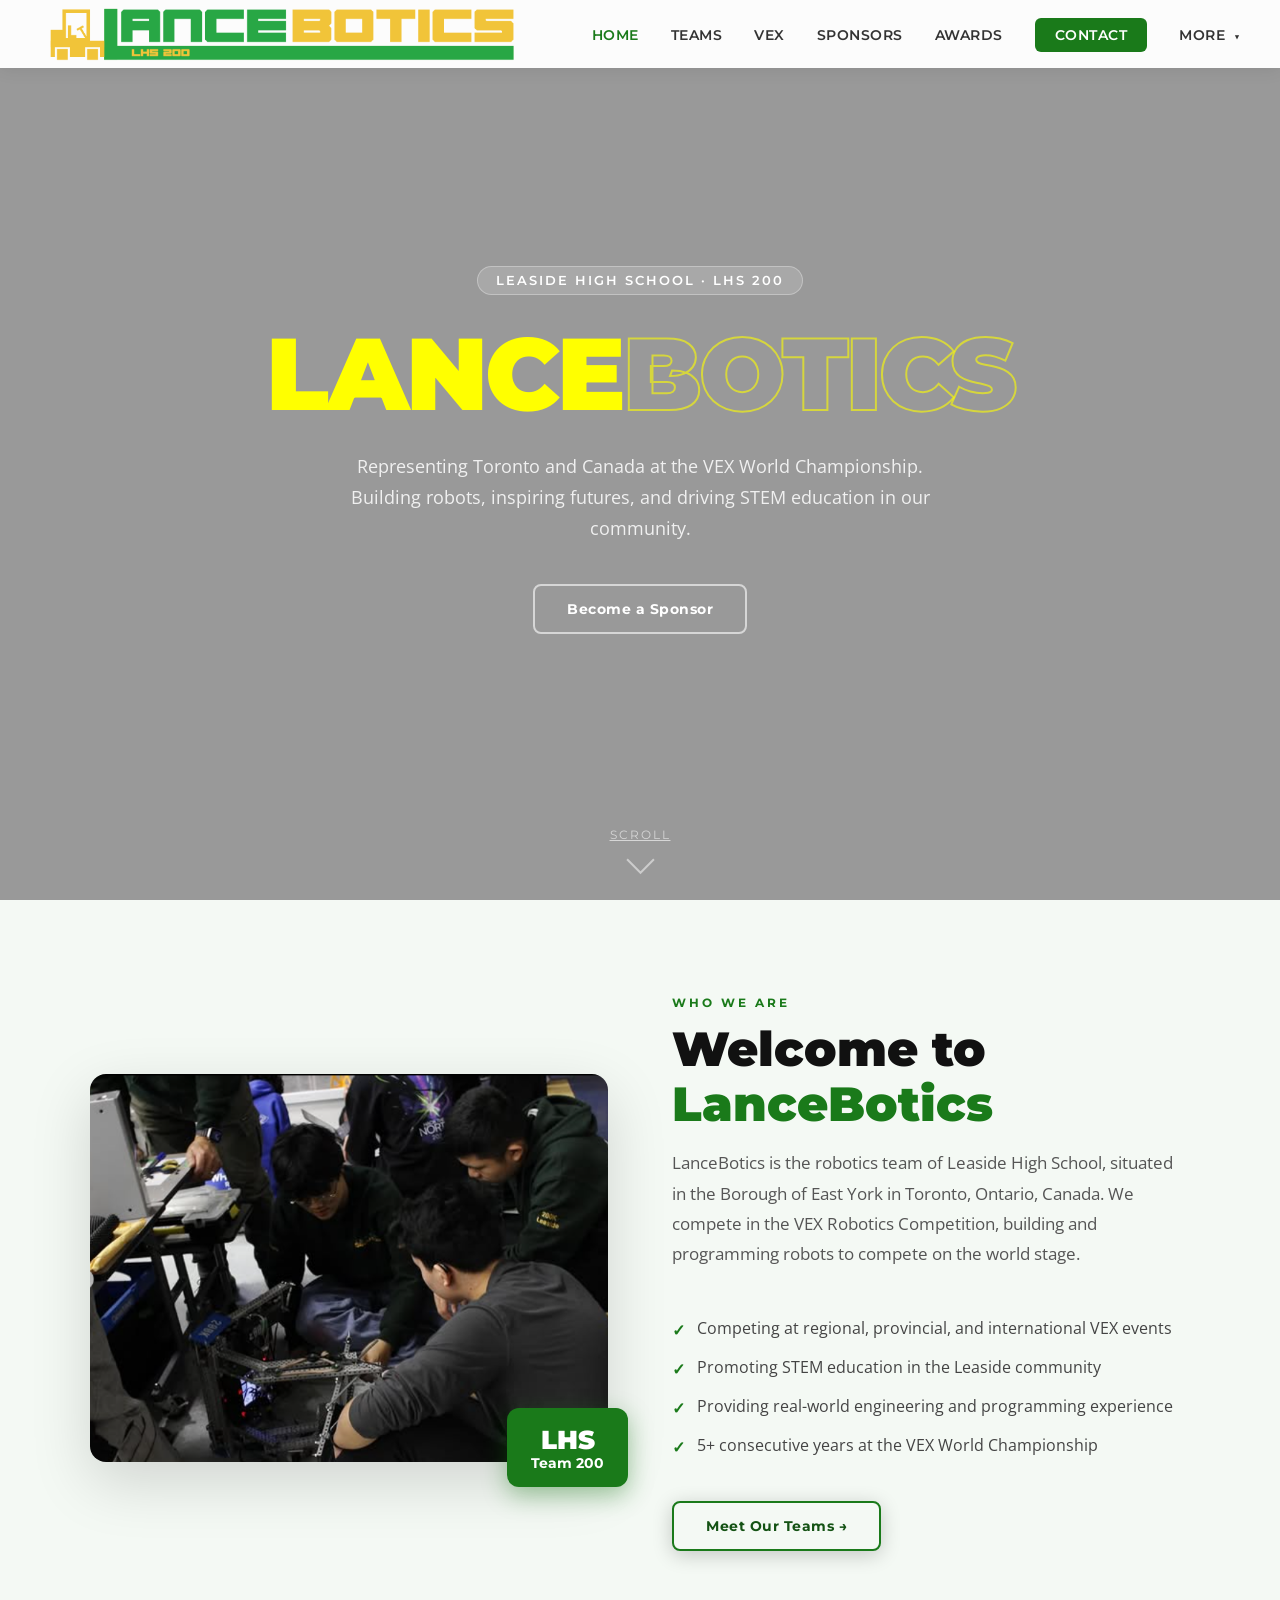
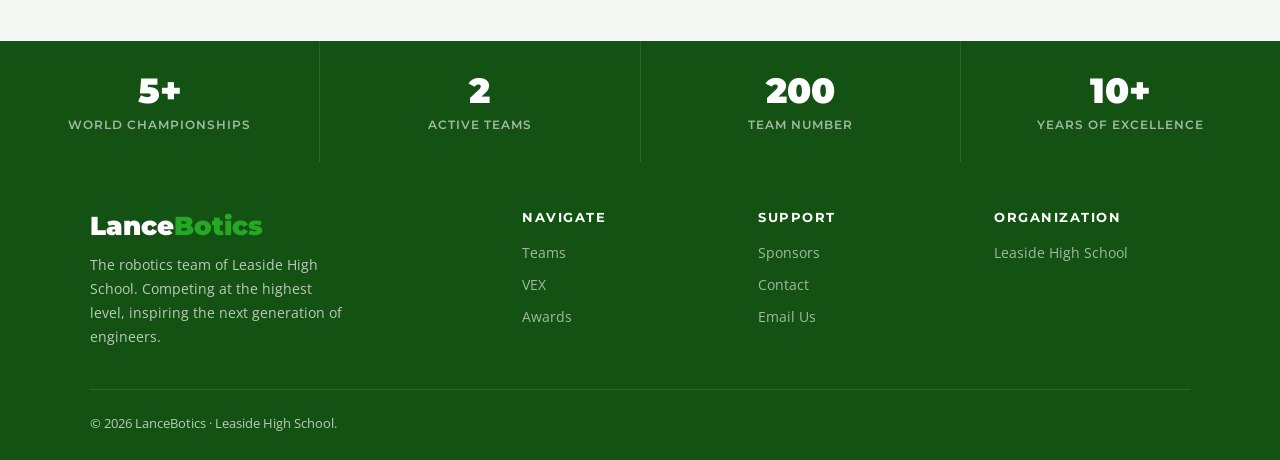
<file: index.html>
<!DOCTYPE html>
<html lang="en">
<head>
  <meta charset="UTF-8" />
  <meta name="viewport" content="width=device-width, initial-scale=1.0"/>
  <title>Home | LanceBotics</title>
  <link rel="icon" type="image/png" href="media/logos/LanceBotics/LBIcon.png">
  <link href="https://fonts.googleapis.com/css2?family=Montserrat:wght@400;600;700;900&family=Open+Sans:wght@400;600&display=swap" rel="stylesheet"/>
  <link rel="stylesheet" href="style.css" />
</head>

<body>
<!-- git add .
git commit -m "Describe what you built or changed here"
git push origin VTest
-->

  <header>

    <!-- NAV -->
    <nav>
      <a href="index.html" class="nav-logo">

        <img src="media/logos/LanceBotics/LBLong.png" alt="LanceBotics Logo">
      <ul class="nav-links">



        <li><a href="index.html" class="active">Home</a></li>
        <li><a href="html/teams.html">Teams</a></li>
        <li><a href="html/vex.html">VEX</a></li>
        <li><a href="html/sponsors.html">Sponsors</a></li>
        <li><a href="html/Awards.html">Awards</a></li>
        <li><a href="html/contact.html" class="nav-cta">Contact</a></li>

        <li class="dropdown">
          <a href="#" class="nav-link">
            More <span class="arrow">▼</span>
          </a>
          <ul class="dropdown-content">
            <li><a href="html/AA.html">Archives</a></li>
          </ul>
        </li> 
      
      </ul>
    </nav>

        
    <div class="video-background-container">
      <!-- The Video element -->
      <video autoplay loop muted playsinline class="background-video">
        <source src="media/" type="video/mp4">
        Your browser does not support the video tag.
      </video>

      <!-- Content that goes on top -->
      <div class="content-overlay">
        <div class="hero-badge">Leaside High School · LHS 200</div>
        <h1 class="hero-title">Lance<span>Botics</span></h1>
        <p class="hero-sub">
          Representing Toronto and Canada at the VEX World Championship. Building robots, inspiring futures, and driving STEM education in our community.
        </p>
        <div class="hero-buttons">

          <a href="html/sponsors.html" class="btn-outline">Become a Sponsor</a>
          
        </div>
        <a href="#about" class="hero-scroll">
        <span>Scroll</span>
        <div class="scroll-arrow"></div>
      </a>
      </div>
    </div>
    
  </header>





<!-- ABOUT -->
<section id="about">
  <div class="section-inner">
    <div class="about-grid">
      <div class="about-image-wrap">
        <img src="media/Screenshot 2026-05-28 155803.png" alt="LanceBotics Team">
        <div class="about-image-badge">
          <strong>LHS</strong>
          Team 200
        </div>
      </div>

      <div>
        <span class="section-tag">Who We Are</span>

        <h2 class="section-title">Welcome to <span>LanceBotics</span></h2>

        <p class="section-desc">
          LanceBotics is the robotics team of Leaside High School, situated in the Borough of East York in Toronto, Ontario, Canada. We compete in the VEX Robotics Competition, building and programming robots to compete on the world stage.
        </p>

        <ul class="check-list">
          <li>Competing at regional, provincial, and international VEX events</li>
          <li>Promoting STEM education in the Leaside community</li>
          <li>Providing real-world engineering and programming experience</li>
          <li>5+ consecutive years at the VEX World Championship</li>
        </ul>

        <a href="/html/teams.html" class="btn-primary" style="margin-top:28px; display:inline-block; color: var(--green-dark); background: var(--off-white); border: 2px solid var(--green);">
          Meet Our Teams →
        </a>
      </div>
    </div>
  </div>
</section>

<!-- STATS BAR -->
<div class="stats-bar" id="stats">
  <div class="stat-item">
    <strong class="stat-number">5+</strong>
    <span class="stat-label">World Championships</span>
  </div>

  <div class="stat-item">
    <strong class="stat-number">2</strong>
    <span class="stat-label">Active Teams</span>
  </div>

  <div class="stat-item">
    <strong class="stat-number">200</strong>
    <span class="stat-label">Team Number</span>
  </div>

  
  <div class="stat-item">
    <strong class="stat-number">10+</strong>
    <span class="stat-label">Years of Excellence</span>
  </div>
</div>

<!-- FOOTER -->
<footer>
  <div class="footer-inner">
    <div class="footer-grid">
      <div class="footer-brand">
        <h2>Lance<span>Botics</span></h2>
        <p>The robotics team of Leaside High School. Competing at the highest level, inspiring the next generation of engineers.</p>
      </div>

      <div class="footer-col">
        <h4>Navigate</h4>
        <ul>

          <li><a href="html/teams.html">Teams</a></li>
          <li><a href="html/vex.html">VEX</a></li>
             <li><a href="html/Awards.html">Awards</a></li>
        </ul>
      </div>

      <div class="footer-col">
        <h4>Support</h4>
        <ul>
          <li><a href="html/sponsors.html">Sponsors</a></li>
          <li><a href="html/contact.html">Contact</a></li>
          <li><a href="mailto:LanceBotics@gmail.com">Email Us</a></li>
        </ul>
      </div>

      <div class="footer-col">
        <h4>Organization</h4>
        <ul>
          <li><a href="https://schoolweb.tdsb.on.ca/leasidehs" target="_blank" rel="noopener noreferrer">Leaside High School</a></li>
         
        </ul>
      </div>
    </div>

    <div class="footer-bottom">
      
      
      <span>
        © 2026 LanceBotics · Leaside High School. </span>
    </div>
  </div>
</footer>
<script src="script.js"></script>
</body>
</html>
</file>
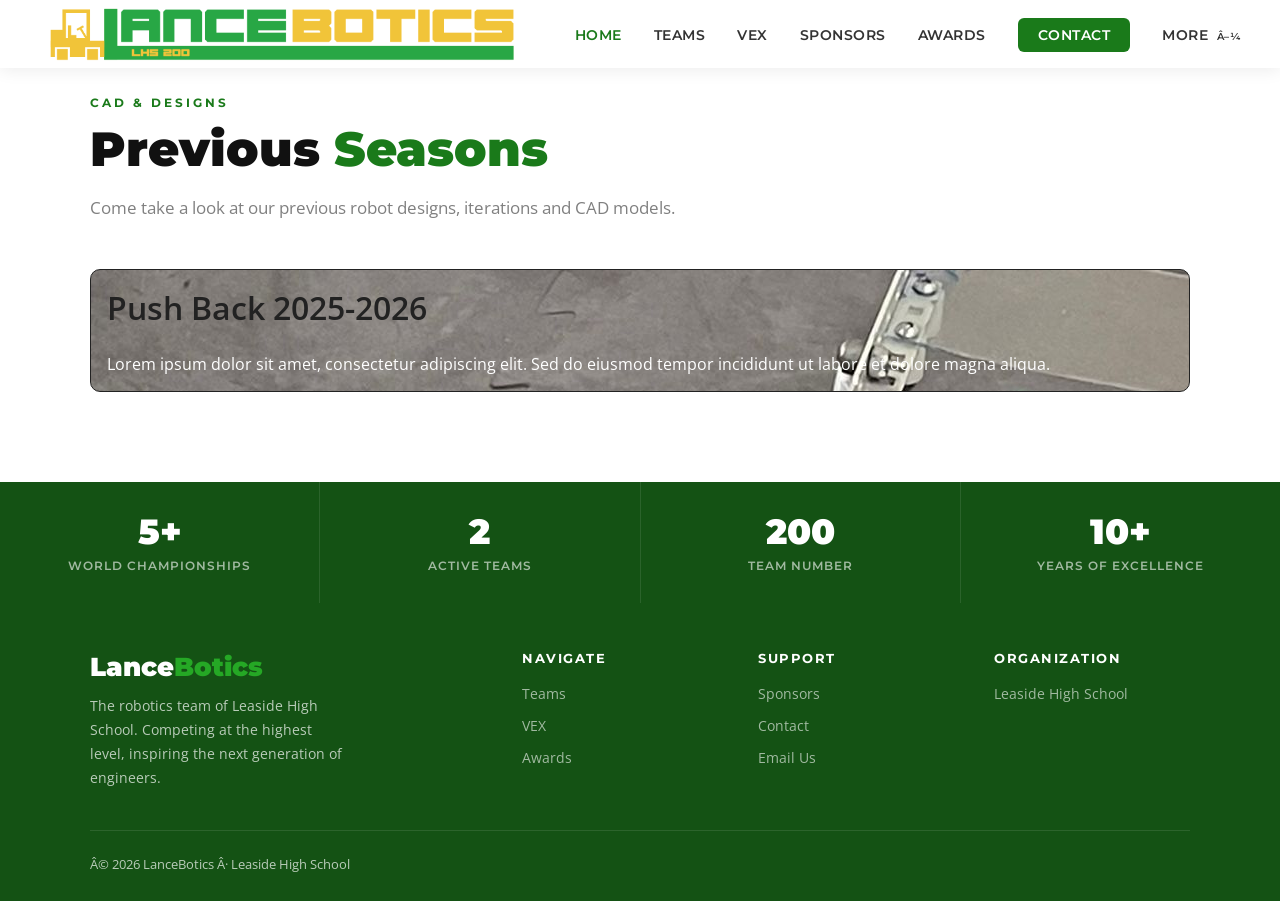
<file: Html/AA.html>
<!DOCTYPE html>
<html lang ="en">

<head>
    <meta charset="UTC-8" />
    <meta name="viewport" content="width=device-width, initial-scale=1.0"/>
    <title>History | LanceBotics</title>
    <link rel="icon" type="image/png" href="../Media/logos/LanceBotics/LBIcon.png">
    <link href="https://fonts.googleapis.com/css2?family=Montserrat:wght@400;600;700;900&family=Open+Sans:wght@400;600&display=swap" rel="stylesheet"/>
    <link rel="stylesheet" href="../teststyles.css" />
    <link rel="stylesheet" href="../style.css">
</head>


<body>
    <!-- NAV -->
  <nav>
    <a href="../index.html" class="nav-logo">

      <img src="../media/logos/LanceBotics/LBLong.png" alt="LanceBotics Logo">
    </span></a>
    <ul class="nav-links">



      <li><a href="../index.html" class="active">Home</a></li>
      <li><a href="teams.html">Teams</a></li>
      <li><a href="vex.html">VEX</a></li>
      <li><a href="sponsors.html">Sponsors</a></li>
      <li><a href="Awards.html">Awards</a></li>
      <li><a href="contact.html" class="nav-cta">Contact</a></li>

      <li class="dropdown">
        <a href="#" class="nav-link">
          More <span class="arrow">▼</span>
        </a>
        <ul class="dropdown-content">
          <li><a href="History.html">History</a></li>
          <li><a href="AA.html">Archives</a></li>
          <li><a href="SeasonCompetition.html">Current Season</a></li>
          <li><a href="RobotDesigns.html">TEST FISHER FRIER </a></li>
        </ul>
      </li> 
    
    </ul>
  </nav>


    <section class="section">
      <div class="section-inner">
        <span class="section-tag">CAD & Designs</span>
        <h2 class="section-title">Previous <span>Seasons</span></h2>
        <p class="previous-season-desc2">
          Come take a look at our previous robot designs, iterations and CAD models.
        </p>
        <br>
        
  

      <a href="PreviousSeasons/PushBack2025-2026.html" class="clickable-wrapper">
        <div class="fish-container">
          <h2 class="previous-season-title">Push Back 2025-2026</h2>
          <p class="rb">Lorem ipsum dolor sit amet, consectetur adipiscing elit. Sed do eiusmod tempor incididunt ut labore et dolore magna aliqua.</p>
        </div>
      </a>

        

    </section>
   

































  <!-- STATS BAR -->
  <div class="stats-bar" id="stats">
    <div class="stat-item">
      <strong class="stat-number">5+</strong>
      <span class="stat-label">World Championships</span>
    </div>

    <div class="stat-item">
      <strong class="stat-number">2</strong>
      <span class="stat-label">Active Teams</span>
    </div>

    <div class="stat-item">
      <strong class="stat-number">200</strong>
      <span class="stat-label">Team Number</span>
    </div>

    <div class="stat-item">
      <strong class="stat-number">10+</strong>
      <span class="stat-label">Years of Excellence</span>
    </div>
  </div>


  <!-- FOOTER -->
  <footer>
    <div class="footer-inner">
      <div class="footer-grid">
        <div class="footer-brand">
          <h2>Lance<span>Botics</span></h2>
          <p>The robotics team of Leaside High School. Competing at the highest level, inspiring the next generation of engineers.</p>
        </div>
        <div class="footer-col">
          <h4>Navigate</h4>
          <ul>
      
            <li><a href="teams.html">Teams</a></li>
            <li><a href="vex.html">VEX</a></li>
              <li><a href="Awards.html">Awards</a></li>
          
          </ul>
        </div>
        <div class="footer-col">
          <h4>Support</h4>
          <ul>
            <li><a href="sponsors.html">Sponsors</a></li>
            <li><a href="contact.html">Contact</a></li>
            <li><a href="mailto:LanceBotics@gmail.com">Email Us</a></li>
          </ul>
        </div>
        <div class="footer-col">
          <h4>Organization</h4>
          <ul>
            <li><a href="https://schoolweb.tdsb.on.ca/leasidehs" target="_blank">Leaside High School</a></li>
          </ul>
        </div>
      </div>
      <div class="footer-bottom">
        <span>© 2026 LanceBotics · Leaside High School</span>
      
      </div>
    </div>
  </footer>








</body>
<script src="../script.js"></script>
</html>
</file>
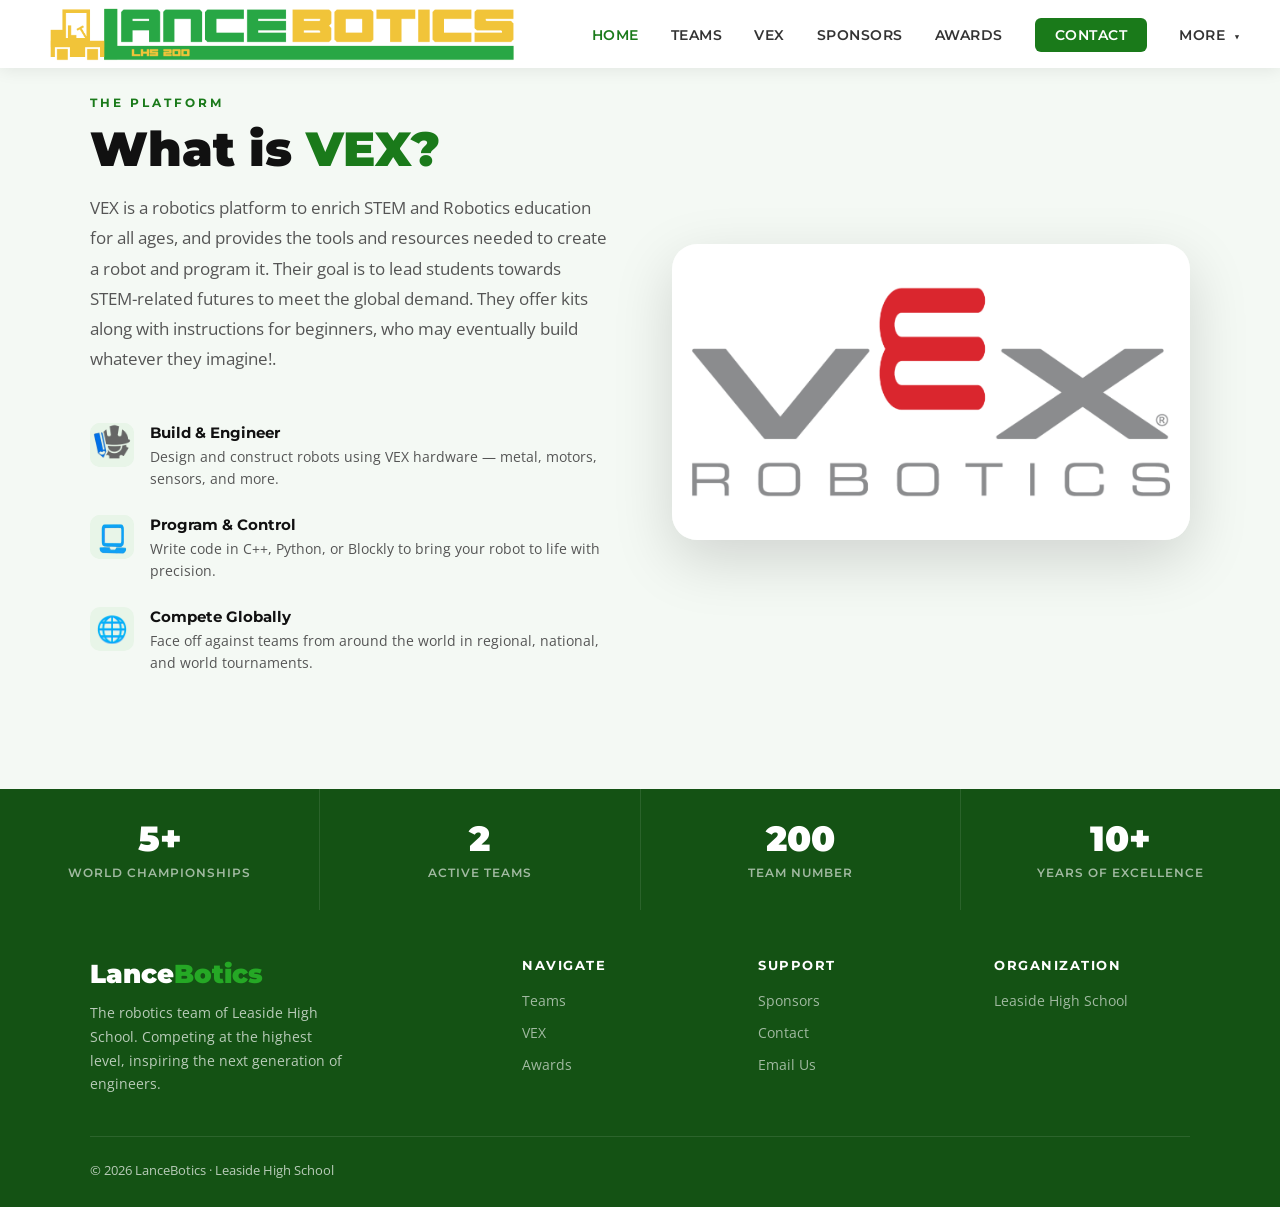
<file: Html/vex.html>
<!DOCTYPE html>
<html lang="en">
<head>
  <meta charset="UTF-8" />
  <meta name="viewport" content="width=device-width, initial-scale=1.0"/>
  <title>VEX | LanceBotics</title>
     <link rel="icon" type="image/png" href="../media/logos/LanceBotics/LBIcon.png">
  <link href="https://fonts.googleapis.com/css2?family=Montserrat:wght@400;600;700;900&family=Open+Sans:wght@400;600&display=swap" rel="stylesheet"/>
  <link rel="stylesheet" href="../style.css" />
</head>
<body>

<!-- NAV -->
<nav>
  <a href="../index.html" class="nav-logo">

    <img src="../media/logos/LanceBotics/LBLong.png" alt="LanceBotics Logo">
  </span></a>
  <ul class="nav-links">



    <li><a href="../index.html" class="active">Home</a></li>
    <li><a href="teams.html">Teams</a></li>
    <li><a href="vex.html">VEX</a></li>
    <li><a href="sponsors.html">Sponsors</a></li>
    <li><a href="Awards.html">Awards</a></li>
    <li><a href="contact.html" class="nav-cta">Contact</a></li>

    <li class="dropdown">
      <a href="#" class="nav-link">
        More <span class="arrow">▼</span>
      </a>
      <ul class="dropdown-content">
        <li><a href="History.html">History</a></li>
        <li><a href="AA.html">Archives</a></li>
        <li><a href="SeasonCompetition.html">Current Season</a></li>
      </ul>
    </li> 
   
  </ul>
</nav>

<!-- VEX -->
<section id="vex">
  <div class="section-inner">
    <div class="vex-grid">
      <div>
        <span class="section-tag">The Platform</span>
        <h2 class="section-title">What is <span>VEX?</span></h2>

        
        <p class="section-desc">
          VEX is a robotics platform to enrich STEM and Robotics education for all ages, 
          and provides the tools and resources needed to create a robot and program it. 
          Their goal is to lead students towards STEM-related futures to meet the global demand.
           They offer kits along with instructions for beginners,
            who may eventually build whatever they imagine!.
          </p>


        <ul class="feature-list">
          <li>
            <div class="feature-icon"><img src="../media/logos/engine.png" alt=""></div>
            <div class="feature-text">
              <h4>Build & Engineer</h4>
              <p>Design and construct robots using VEX hardware — metal, motors, sensors, and more.</p>
            </div>
          </li>
          <li>
            <div class="feature-icon"><img src="../media/logos/laptop.png" alt=""></div>
            <div class="feature-text">
              <h4>Program & Control</h4>
              <p>Write code in C++, Python, or Blockly to bring your robot to life with precision.</p>
            </div>
          </li>
          <li>
            <div class="feature-icon">🌐</div>
            <div class="feature-text">
              <h4>Compete Globally</h4>
              <p>Face off against teams from around the world in regional, national, and world tournaments.</p>
            </div>
          </li>
        </ul>
      </div>


        

         <a href="https://www.vexrobotics.com/" class="VEX_IMAGE" target="_blank" rel="noopener noreferrer"> <img src="../VEX.png" alt="VEX Robot"/></a>



        </div>
      </div>
    </div>
  </div>
</section>



<!-- STATS BAR -->
<div class="stats-bar" id="stats">
  <div class="stat-item">
    <strong class="stat-number">5+</strong>
    <span class="stat-label">World Championships</span>
  </div>

  <div class="stat-item">
    <strong class="stat-number">2</strong>
    <span class="stat-label">Active Teams</span>
  </div>

  <div class="stat-item">
    <strong class="stat-number">200</strong>
    <span class="stat-label">Team Number</span>
  </div>

  <div class="stat-item">
    <strong class="stat-number">10+</strong>
    <span class="stat-label">Years of Excellence</span>
  </div>
</div>

<!-- FOOTER -->
<footer>
  <div class="footer-inner">
    <div class="footer-grid">
      <div class="footer-brand">
        <h2>Lance<span>Botics</span></h2>
        <p>The robotics team of Leaside High School. Competing at the highest level, inspiring the next generation of engineers.</p>
      </div>
      <div class="footer-col">
        <h4>Navigate</h4>
        <ul>
          <li><a href="teams.html">Teams</a></li>
          <li><a href="vex.html">VEX</a></li>
          <li><a href="Awards.html">Awards</a></li>

        </ul>
      </div>
      <div class="footer-col">
        <h4>Support</h4>
        <ul>
          <li><a href="sponsors.html">Sponsors</a></li>
          <li><a href="contact.html">Contact</a></li>
          <li><a href="mailto:LanceBotics@gmail.com">Email Us</a></li>
        </ul>
      </div>
      <div class="footer-col">
        <h4>Organization</h4>
        <ul>
         <li><a href="https://schoolweb.tdsb.on.ca/leasidehs" target="_blank">Leaside High School</a></li>
        </ul>
      </div>
    </div>
    <div class="footer-bottom">
      <span>© 2026 LanceBotics · Leaside High School</span>
    
    </div>
  </div>
</footer>
<script src="../script.js"></script>
</body>
</html>
</file>
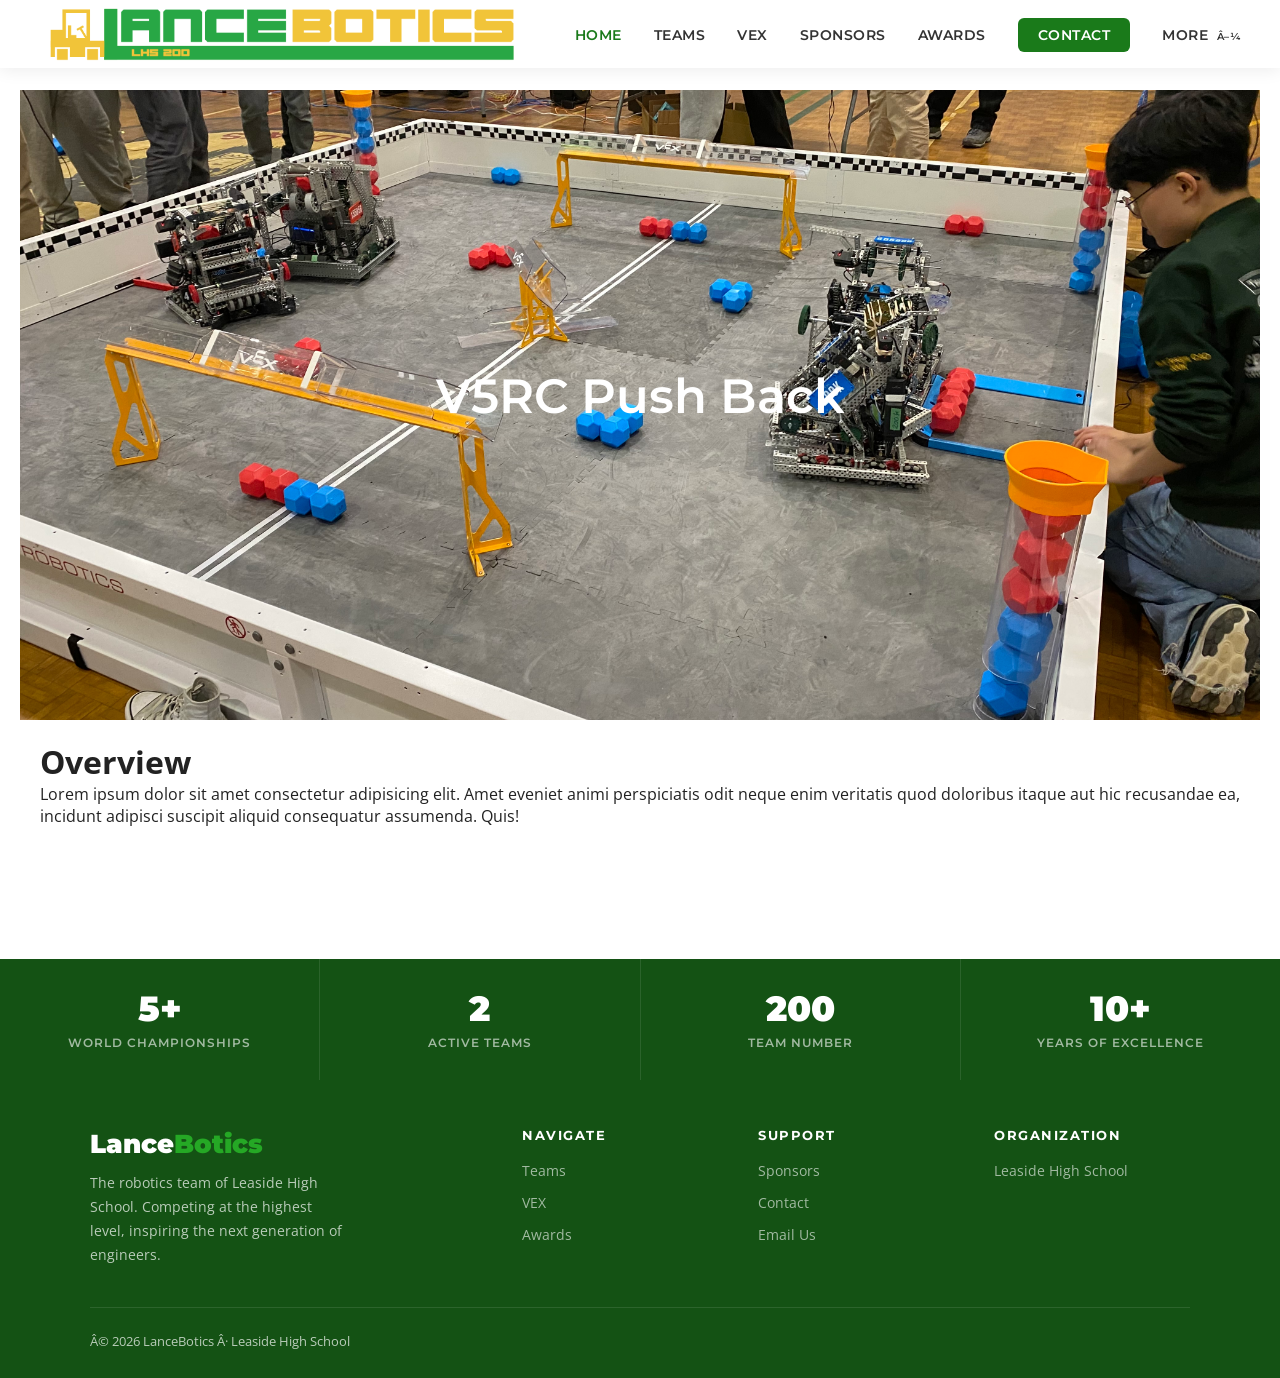
<file: Html/PreviousSeasons/PushBack2025-2026.html>
<!DOCTYPE html>
<html lang ="en">

<head>
    <meta charset="UTC-8" />
    <meta name="viewport" content="width=device-width, initial-scale=1.0"/>
    <title>Push Back 2025-2026 | LanceBotics</title>
    <link rel="icon" type="image/png" href="../../Media/logos/LanceBotics/LBIcon.png">
    <link href="https://fonts.googleapis.com/css2?family=Montserrat:wght@400;600;700;900&family=Open+Sans:wght@400;600&display=swap" rel="stylesheet"/>
    <link rel="stylesheet" href="../../teststyles.css" />
    <link rel="stylesheet" href="../../style.css">
</head>

<body>
    <!-- NAV -->
  <nav>
    <a href="../../index.html" class="nav-logo">

      <img src="../../media/logos/LanceBotics/LBLong.png" alt="LanceBotics Logo">
    </span></a>
    <ul class="nav-links">



      <li><a href="../../index.html" class="active">Home</a></li>
      <li><a href="../teams.html">Teams</a></li>
      <li><a href="../vex.html">VEX</a></li>
      <li><a href="../sponsors.html">Sponsors</a></li>
      <li><a href="../Awards.html">Awards</a></li>
      <li><a href="../contact.html" class="nav-cta">Contact</a></li>

      <li class="dropdown">
        <a href="#" class="nav-link">
          More <span class="arrow">▼</span>
        </a>
        <ul class="dropdown-content">
          <li><a href="../History.html">History</a></li>
          <li><a href="../AA.html">Archives</a></li>
          <li><a href="../SeasonCompetition.html">Current Season</a></li>
          <li><a href="RobotDesigns.html">TEST FISHER FRIER </a></li>
        </ul>
      </li> 
    
    </ul>
  </nav>


  <section>
    

    
       
        <div class = "push-back-title">
          <h2 class="section-title2">V5RC Push Back</h2>
        </div>

        <div class="push-back-info-container">
          <h3 class="pb-heading">Overview</h3>
          <p class="pb-para">Lorem ipsum dolor sit amet consectetur adipisicing elit. Amet eveniet animi perspiciatis odit neque enim veritatis quod doloribus itaque aut hic recusandae ea, incidunt adipisci suscipit aliquid consequatur assumenda. Quis!<p>

        </div>
       
        <br>


  </section>


  
  <!-- STATS BAR -->
  <div class="stats-bar" id="stats">
    <div class="stat-item">
      <strong class="stat-number">5+</strong>
      <span class="stat-label">World Championships</span>
    </div>

    <div class="stat-item">
      <strong class="stat-number">2</strong>
      <span class="stat-label">Active Teams</span>
    </div>

    <div class="stat-item">
      <strong class="stat-number">200</strong>
      <span class="stat-label">Team Number</span>
    </div>

    <div class="stat-item">
      <strong class="stat-number">10+</strong>
      <span class="stat-label">Years of Excellence</span>
    </div>
  </div>



  












<!-- FOOTER -->
<footer>
  <div class="footer-inner">
    <div class="footer-grid">
      <div class="footer-brand">
        <h2>Lance<span>Botics</span></h2>
        <p>The robotics team of Leaside High School. Competing at the highest level, inspiring the next generation of engineers.</p>
      </div>
      <div class="footer-col">
        <h4>Navigate</h4>
        <ul>
    
          <li><a href="teams.html">Teams</a></li>
          <li><a href="vex.html">VEX</a></li>
            <li><a href="Awards.html">Awards</a></li>
        
        </ul>
      </div>
      <div class="footer-col">
        <h4>Support</h4>
        <ul>
          <li><a href="sponsors.html">Sponsors</a></li>
          <li><a href="contact.html">Contact</a></li>
          <li><a href="mailto:LanceBotics@gmail.com">Email Us</a></li>
        </ul>
      </div>
      <div class="footer-col">
        <h4>Organization</h4>
        <ul>
          <li><a href="https://schoolweb.tdsb.on.ca/leasidehs" target="_blank">Leaside High School</a></li>
        </ul>
      </div>
    </div>
    <div class="footer-bottom">
      <span>© 2026 LanceBotics · Leaside High School</span>
    
    </div>
  </div>
</footer>















</body>
</file>
<file: style.css>
*, *::before, *::after { box-sizing: border-box; margin: 0; padding: 0; }

    :root {
      --green: #1a7a1a;
      --green-light: #25a825;
      --green-dark: #145214;
      --white: #ffffff;
      --off-white: #f4f9f4;
      --gray: #555;
      --light-gray: #e8f5e8;
    }

    html { scroll-behavior: smooth; }

    body {
      font-family: 'Open Sans', sans-serif;
      color: #222;
      background: var(--white);
    }

    /* ── NAV ── */
    nav {
      position: fixed;
      top: 0; left: 0; right: 0;
      z-index: 1000;
      background: rgba(255,255,255,0.97);
      backdrop-filter: blur(8px);
      box-shadow: 0 2px 16px rgba(0,0,0,0.08);
      display: flex;
      align-items: center;
      justify-content: space-between;
      padding: 0 40px;
      height: 68px;
    }

    .nav-logo img{
    width: 480px;
  height: auto;
  display: block;
    }

    .nav-logo span { color: var(--green-light); }

    .nav-links {
      display: flex;
      gap: 32px;
      list-style: none;
    }

    .nav-links a {
      font-family: 'Montserrat', sans-serif;
      font-weight: 600;
      font-size: 0.88rem;
      text-decoration: none;
      color: #333;
      letter-spacing: 0.5px;
      text-transform: uppercase;
      transition: color 0.2s;
    }

    .nav-links a:hover { color: var(--green); }

    .nav-cta {
      background: var(--green);
      color: var(--white) !important;
      padding: 8px 20px;
      border-radius: 6px;
      transition: background 0.2s !important;
    }

    .nav-cta:hover { background: var(--green-dark) !important; color: white !important; }

    /* ── HERO ── */
    #hero {
      min-height: 100vh;
      background: linear-gradient(135deg, var(--green-dark) 0%, var(--green) 50%, var(--green-light) 100%);
      display: flex;
      align-items: center;
      justify-content: center;
      text-align: center;
      padding: 100px 20px 60px;
      position: relative;
      overflow: hidden;
    }

    #hero::before {
      content: '';
      position: absolute;
      inset: 0;
      background: url("data:image/svg+xml,%3Csvg width='60' height='60' viewBox='0 0 60 60' xmlns='http://www.w3.org/2000/svg'%3E%3Cg fill='none' fill-rule='evenodd'%3E%3Cg fill='%23ffffff' fill-opacity='0.04'%3E%3Cpath d='M36 34v-4h-2v4h-4v2h4v4h2v-4h4v-2h-4zm0-30V0h-2v4h-4v2h4v4h2V6h4V4h-4zM6 34v-4H4v4H0v2h4v4h2v-4h4v-2H6zM6 4V0H4v4H0v2h4v4h2V6h4V4H6z'/%3E%3C/g%3E%3C/g%3E%3C/svg%3E");
    }

    .hero-content { position: relative; z-index: 1; max-width: 800px; }

    .hero-badge {
      display: inline-block;
      background: rgba(255,255,255,0.15);
      color: white;
      font-family: 'Montserrat', sans-serif;
      font-weight: 600;
      font-size: 0.8rem;
      letter-spacing: 2px;
      text-transform: uppercase;
      padding: 6px 18px;
      border-radius: 20px;
      border: 1px solid rgba(255,255,255,0.3);
      margin-bottom: 28px;
    }

    .hero-title {
      font-family: 'Montserrat', sans-serif;
      font-weight: 900;
      font-size: clamp(3.5rem, 8vw, 7rem);
      color: yellow;
      line-height: 1;
      letter-spacing: -3px;
      margin-bottom: 24px;
      text-transform: uppercase;
    }

    .hero-title span {
      color: transparent;
      -webkit-text-stroke: 2px rgba(255, 255, 0, 0.6);
    }
    

    .hero-sub {
      font-size: 1.15rem;
      color: rgba(255,255,255,0.85);
      line-height: 1.7;
      max-width: 580px;
      margin: 0 auto 40px;
    }

    .hero-buttons { display: flex; gap: 16px; justify-content: center; flex-wrap: wrap; }

    .btn-primary {
      background: white;
      color: var(--green-dark);
      font-family: 'Montserrat', sans-serif;
      font-weight: 700;
      font-size: 0.9rem;
      padding: 14px 32px;
      border-radius: 8px;
      text-decoration: none;
      letter-spacing: 0.5px;
      transition: transform 0.2s, box-shadow 0.2s;
      box-shadow: 0 4px 20px rgba(0,0,0,0.2);
    }

    .btn-primary:hover { transform: translateY(-2px); box-shadow: 0 8px 30px rgba(0,0,0,0.25); }

    .btn-outline {
      background: transparent;
      color: white;
      font-family: 'Montserrat', sans-serif;
      font-weight: 700;
      font-size: 0.9rem;
      padding: 14px 32px;
      border-radius: 8px;
      text-decoration: none;
      letter-spacing: 0.5px;
      border: 2px solid rgba(255,255,255,0.6);
      transition: background 0.2s, border-color 0.2s;
    }

    .btn-outline:hover { background: rgba(255,255,255,0.1); border-color: white; }

.hero-scroll:link,
.hero-scroll:visited,
.hero-scroll:hover,
.hero-scroll:active
    .hero-scroll {
      position: absolute;
      bottom: 30px;
      left: 50%;
      transform: translateX(-50%);
      color: rgba(255,255,255,0.6);
      font-size: 0.75rem;
      letter-spacing: 2px;
      text-transform: uppercase;
      font-family: 'Montserrat', sans-serif;
      display: flex;
      flex-direction: column;
      align-items: center;
      gap: 8px;
    }

    .scroll-arrow {
      width: 20px; height: 20px;
      border-right: 2px solid rgba(255,255,255,0.5);
      border-bottom: 2px solid rgba(255,255,255,0.5);
      transform: rotate(45deg);
      animation: bounce 1.5s infinite;
    }

    @keyframes bounce {
      0%, 100% { transform: rotate(45deg) translateY(0); }
      50% { transform: rotate(45deg) translateY(5px); }
    }

    /* ── STATS BAR ── */
    .stats-bar {
      background: var(--green-dark);
      display: flex;
      justify-content: center;
      gap: 0;
      flex-wrap: wrap;
    }

    .stat-item {
      flex: 1;
      min-width: 160px;
      text-align: center;
      padding: 28px 20px;
      border-right: 1px solid rgba(255,255,255,0.1);
    }

    .stat-item:last-child { border-right: none; }

    .stat-number {
      font-family: 'Montserrat', sans-serif;
      font-weight: 900;
      font-size: 2.2rem;
      color: white;
      display: block;
    }

    .stat-label {
      font-size: 0.78rem;
      color: rgba(255,255,255,0.6);
      text-transform: uppercase;
      letter-spacing: 1px;
      font-family: 'Montserrat', sans-serif;
      font-weight: 600;
    }

    /* ── SECTIONS ── */
    section { padding: 90px 20px; }

    .section-inner { max-width: 1100px; margin: 0 auto; }

    .section-tag {
      display: inline-block;
      font-family: 'Montserrat', sans-serif;
      font-weight: 700;
      font-size: 0.72rem;
      letter-spacing: 3px;
      text-transform: uppercase;
      color: var(--green);
      margin-bottom: 12px;
    }

    .section-title {
      font-family: 'Montserrat', sans-serif;
      font-weight: 900;
      font-size: clamp(2rem, 4vw, 3rem);
      line-height: 1.15;
      color: #111;
      margin-bottom: 16px;
    }
    

    .section-title span { color: var(--green); }
    .section-title3 span { color: var(--green); }

    .section-desc {
      font-size: 1.05rem;
      color: var(--gray);
      line-height: 1.8;
      max-width: 560px;
      margin-bottom: 48px;
    }

   


    /* ── ABOUT ── */
    #about { background: var(--off-white); }

    .about-grid {
      display: grid;
      grid-template-columns: 1fr 1fr;
      gap: 64px;
      align-items: center;
    }

    .about-image-wrap {
      position: relative;
    }

    .about-image-wrap img {
      width: 100%;
      border-radius: 16px;
      object-fit: cover;
      aspect-ratio: 4/3;
      box-shadow: 0 20px 60px rgba(0,0,0,0.15);
    }

        .VEX_IMAGE img{
      width: 100%;
      border-radius: 25px;
      object-fit: cover;
      aspect-ratio: 7/4;
      box-shadow: 0 20px 60px rgba(0,0,0,0.15);
    }

    .VEX_IMAGE:hover {
      transform: translateY(-4px);
      box-shadow: 0 30px 80px rgba(0,0,0,0.25);
       border-radius: 25px;
    }

    .about-image-badge {
      position: absolute;
      bottom: -20px;
      right: -20px;
      background: var(--green);
      color: white;
      font-family: 'Montserrat', sans-serif;
      font-weight: 700;
      font-size: 0.85rem;
      padding: 16px 24px;
      border-radius: 12px;
      box-shadow: 0 8px 24px rgba(26,122,26,0.4);
      text-align: center;
    }

    .about-image-badge strong { display: block; font-size: 1.6rem; font-weight: 900; }

    .check-list { list-style: none; margin-top: 16px; }

    .check-list li {
      display: flex;
      align-items: flex-start;
      gap: 12px;
      margin-bottom: 14px;
      font-size: 0.97rem;
      color: #444;
      line-height: 1.5;
    }

    .check-list li::before {
      content: '✓';
      color: var(--green);
      font-weight: 700;
      font-size: 1rem;
      margin-top: 1px;
      flex-shrink: 0;
    }

/* ── TEAMS ── */
#teams {
    background: linear-gradient(180deg, #3ff73f 0%, #3ebd3e 100%);

}

.teams-grid {
  display: grid;
  grid-template-columns: repeat(auto-fit, minmax(240px, 1fr));
  gap: 30px;
  margin-top: 120px;
}


.Teams_LanceBotics {
  font-family: 'Montserrat', sans-serif;
      font-weight: 970;
      font-size: clamp(2.5rem, 7vw, 2.5rem);
      color: yellow;
      line-height: 1;
      letter-spacing: -3px;
      margin-bottom: 24px;
      text-transform: uppercase;
}


.team-card,
.team-card:link,
.team-card:visited,
.team-card:active,
.team-card:focus {
  background: #60ed60;
  border-radius: 18px;
  padding: 35px 25px;
  text-align: center;
  border: 2px solid #86aa86;
  transition: border-color 0.2s, transform 0.2s, box-shadow 0.2s;
  cursor: pointer;

  text-decoration: none;
  color: inherit;
  display: block;
  outline: none;
  position: relative;
  overflow: hidden;
}

/* softer, lighter yellow corner */
.team-card::before {
  content: "";
  position: absolute;
  top: -50px;
  right: -50px;
  width: 120px;
  height: 120px;
  background: #ebe3b9;
  border-radius: 50%;
  opacity: 0.22;
}

/* darker green bottom line */
.team-card::after {
  content: "";
  position: absolute;
  left: 28px;
  right: 28px;
  bottom: 0;
  height: 5px;
  background: #145214;
  border-radius: 999px 999px 0 0;
}

.team-card:hover {
  border-color: #145214;
  transform: translateY(-6px);
  box-shadow: 0 18px 45px rgba(20, 82, 20, 0.14);
  text-decoration: none;
  color: inherit;
}


.team-photo img {
  width: 60%;
  border-radius: 17px;
  object-fit: cover;
  aspect-ratio: 4/3;
  box-shadow: 0 20px 60px rgba(0,0,0,0.15);
 
 
}



.team-number {
  font-family: 'Montserrat', sans-serif;
  font-weight: 900;
  font-size: 3.4rem;
  color: #145214;
  line-height: 1;
  margin-bottom: 10px;
  position: relative;
  z-index: 1;
}

.team-name {
  font-family: 'Montserrat', sans-serif;
  font-weight: 800;
  font-size: 1.05rem;
  color: #111;
  margin-bottom: 10px;
  position: relative;
  z-index: 1;
}

.team-desc {
  font-size: 0.9rem;
  color: #4a4a4a;
  line-height: 1.6;
  position: relative;
  z-index: 1;
}

.team-tag {
  display: inline-block;
  margin-top: 16px;
  background: #fff6c7;
  color: #145214;
  font-family: 'Montserrat', sans-serif;
  font-weight: 700;
  font-size: 0.75rem;
  padding: 6px 14px;
  border-radius: 20px;
  letter-spacing: 0.5px;
  position: relative;
  z-index: 1;
}
.members-design {
  padding: 60px 20px;
  text-align: center;
  background: #f4f9f4;
}

.members-design h4 {
  font-family: 'Montserrat', sans-serif;
  font-size: 2rem;
  color: var(--green-dark);
  margin-bottom: 35px;
}

.member-slider-wrapper {
  max-width: 1050px;
  margin: 0 auto;
  display: grid;
  grid-template-columns: 50px 1fr 50px;
  align-items: center;
  gap: 14px;
}

.members-slider {
  display: flex;
  overflow-x: auto;
  scroll-behavior: smooth;
  scroll-snap-type: x mandatory;
  scrollbar-width: none;
}

.members-slider::-webkit-scrollbar {
  display: none;
}

.members-page {
  min-width: 100%;
  scroll-snap-align: start;

  display: grid;
  grid-template-columns: repeat(3, 1fr);
  gap: 35px;
  padding: 10px 5px 25px;
}

.member-card {
  background: white;
  border-radius: 18px;
  padding: 28px 20px;
  box-shadow: 0 12px 30px rgba(0,0,0,0.08);
  border: 2px solid var(--light-gray);
  transition: transform 0.2s, box-shadow 0.2s;
}

.member-card:hover {
  transform: translateY(-6px);
  box-shadow: 0 18px 45px rgba(26,122,26,0.14);
}

.member-card img {
  width: 190px;
  height: 230px;
  object-fit: cover;
  border-radius: 50%;
  border: 5px solid var(--green);
  margin-bottom: 18px;
}

.member-card h2 {
  font-family: 'Montserrat', sans-serif;
  font-size: 1.35rem;
  color: #111;
  margin-bottom: 6px;
}

.member-card p {
  font-size: 0.95rem;
  color: var(--gray);
  font-weight: 600;
}

.scroll-btn {
  width: 46px;
  height: 46px;
  border-radius: 50%;
  border: none;
  background: var(--green);
  color: white;
  font-size: 2rem;
  font-weight: bold;
  cursor: pointer;
  transition: background 0.2s, transform 0.2s;
  z-index: 5;
}

.scroll-btn:hover {
  background: var(--green-dark);
  transform: scale(1.08);
}

@media (max-width: 900px) {
  .members-page {
    grid-template-columns: repeat(2, 1fr);
  }

  .member-card img {
    width: 150px;
    height: 190px;
  }
}

@media (max-width: 600px) {
  .member-slider-wrapper {
    grid-template-columns: 40px 1fr 40px;
    gap: 8px;
  }

  .members-page {
    grid-template-columns: 1fr;
  }

  .scroll-btn {
    width: 38px;
    height: 38px;
    font-size: 1.6rem;
  }
}

.robot-slider-wrapper {
  max-width: 1100px;
  margin: 0 auto;
  display: grid;
  grid-template-columns: 50px 1fr 50px;
  align-items: center;
  gap: 14px;
}

.robot-slider {
  display: flex;
  overflow-x: auto;
  scroll-behavior: smooth;
  scroll-snap-type: x mandatory;
  scrollbar-width: none;
}

.robot-slider::-webkit-scrollbar {
  display: none;
}

.robot-page {
  min-width: 100%;
  scroll-snap-align: start;
  display: grid;
  grid-template-columns: repeat(3, 1fr);
  gap: 24px;
  padding: 10px 5px 25px;
}

.robot-card {
  background: white;
  border-radius: 25px;
  padding: 12px;
  box-shadow: 0 12px 30px rgba(0,0,0,0.08);
  border: 2px solid var(--light-gray);
}



.robot-card img {
  width: 100%;
  border-radius: 25px;
  object-fit: cover;
  aspect-ratio: 12/10;
  box-shadow: 0 20px 60px rgba(0,0,0,0.15);
}


.robot-scroll-btn {
  width: 46px;
  height: 46px;
  border-radius: 50%;
  border: none;
  background: var(--green);
  color: white;
  font-size: 2rem;
  font-weight: bold;
  cursor: pointer;
  z-index: 5;
  transition: background 0.2s, transform 0.2s;
}

.robot-scroll-btn:hover {
  background: var(--green-dark);
  transform: scale(1.08);
}

@media (max-width: 900px) {
  .robot-page {
    grid-template-columns: repeat(2, 1fr);
  }
}

@media (max-width: 600px) {
  .robot-slider-wrapper {
    grid-template-columns: 40px 1fr 40px;
    gap: 8px;
  }

  .robot-page {
    grid-template-columns: 1fr;
  }

  .robot-scroll-btn {
    width: 38px;
    height: 38px;
    font-size: 1.6rem;
  }
}



html {
  scroll-behavior: smooth;
}



    /* ── VEX ── */
    #vex { background: var(--off-white); }

    .vex-grid {
      display: grid;
      grid-template-columns: 1fr 1fr;
      gap: 64px;
      align-items: center;
    }

    .feature-list { list-style: none; margin-top: 8px; }

    .feature-list li {
      display: flex;
      gap: 16px;
      margin-bottom: 24px;
      align-items: flex-start;
    }

    .feature-icon img{
      width: 44px;
      height: 44px;
      background: var(--light-gray);
      border-radius: 10px;
      display: flex;
      align-items: center;
      justify-content: center;
      font-size: 1.2rem;
      flex-shrink: 0;
    }

      .feature-icon{
      width: 44px;
      height: 44px;
      background: var(--light-gray);
      border-radius: 10px;
      display: flex;
      align-items: center;
      justify-content: center;
      font-size: 1.6rem;
      flex-shrink: 0;
    }


    .feature-text h4 {
      font-family: 'Montserrat', sans-serif;
      font-weight: 700;
      font-size: 0.95rem;
      color: #111;
      margin-bottom: 4px;
    }

    .feature-text p {
      font-size: 0.88rem;
      color: var(--gray);
      line-height: 1.6;
    }

    .vex-visual {
      background: linear-gradient(135deg, var(--green-dark), var(--green));
      border-radius: 20px;
      padding: 48px 40px;
      color: white;
      text-align: center;
    }

    .vex-visual h3 {
      font-family: 'Montserrat', sans-serif;
      font-weight: 900;
      font-size: 2rem;
      margin-bottom: 16px;
    }

    .vex-visual p {
      opacity: 0.85;
      font-size: 0.95rem;
      line-height: 1.7;
      margin-bottom: 28px;
    }

    .vex-icons {
      display: flex;
      justify-content: center;
      gap: 20px;
      flex-wrap: wrap;
    }

    .vex-icon-item {
      background: rgba(255,255,255,0.12);
      border-radius: 12px;
      padding: 16px 20px;
      text-align: center;
      min-width: 80px;
    }

    .vex-icon-item .icon { font-size: 1.8rem; display: block; margin-bottom: 6px; }
    .vex-icon-item span { font-size: 0.72rem; font-family: 'Montserrat', sans-serif; font-weight: 600; opacity: 0.8; letter-spacing: 0.5px; }

    /* ── COMMUNITY ── */
    #community {
      background: linear-gradient(135deg, var(--green-dark) 0%, var(--green) 100%);
      color: white;
    }

    #community .section-title { color: white; }
    #community .section-title span { color: rgba(255,255,255,0.7); }
    #community .section-desc { color: rgba(255,255,255,0.8); }
    #community .section-tag { color: rgba(255,255,255,0.6); }

    .community-grid {
      display: grid;
      grid-template-columns: repeat(auto-fit, minmax(280px, 1fr));
      gap: 24px;
    }

    .community-card {
      background: rgba(255,255,255,0.1);
      backdrop-filter: blur(8px);
      border: 1px solid rgba(255,255,255,0.15);
      border-radius: 16px;
      padding: 32px 28px;
      transition: background 0.2s, transform 0.2s;
    }

    .community-card:hover {
      background: rgba(255,255,255,0.15);
      transform: translateY(-4px);
    }

    .community-card .icon { font-size: 2rem; margin-bottom: 16px; display: block; }

    .community-card h3 {
      font-family: 'Montserrat', sans-serif;
      font-weight: 700;
      font-size: 1.05rem;
      color: white;
      margin-bottom: 10px;
    }

    .community-card p {
      font-size: 0.9rem;
      color: rgba(255,255,255,0.75);
      line-height: 1.7;
    }





    /* ── AWARDS PAGE ── */

.awards-page {
  background: var(--off-white);
  padding: 120px 20px 90px;
}

.awards-header {
  max-width: 780px;
  margin-bottom: 42px;
}

.awards-lead {
  font-size: 1.05rem;
  color: var(--gray);
  line-height: 1.8;
}

.awards-summary {
  display: grid;
  grid-template-columns: repeat(3, 1fr);
  gap: 18px;
  margin-bottom: 45px;
}

.awards-summary div {
  background: white;
  border-radius: 16px;
  padding: 24px;
  border-left: 6px solid var(--green);
  box-shadow: 0 10px 28px rgba(0,0,0,0.06);
}

.awards-summary strong {
  display: block;
  font-family: 'Montserrat', sans-serif;
  font-size: 2.1rem;
  color: var(--green-dark);
  margin-bottom: 4px;
}

.awards-summary span {
  font-family: 'Montserrat', sans-serif;
  font-size: 0.8rem;
  font-weight: 700;
  color: var(--gray);
  text-transform: uppercase;
  letter-spacing: 0.8px;
}

.season-awards {
  background: white;
  border-radius: 35px;
  padding: 40px;
  margin-bottom: 34px;
  box-shadow: 0 12px 35px rgba(0,0,0,0.07);
  border: 7px solid var(--light-gray);
}

.season-awards h3 {
  font-family: 'Montserrat', sans-serif;
  font-size: 1.5rem;
  color: var(--green-dark);
  margin-bottom: 24px;
}

.dark-season {
  background: var(--green-dark);
  color: white;
}

.dark-season h3 {
  color: white;
}

.awards-grid {
  display: grid;
  grid-template-columns: repeat(2, 1fr);
  gap: 22px;
}

.award-card {
  display: grid;
  grid-template-columns: 370px 1fr;
  gap: 18px;
  align-items: center;
  background: var(--off-white);
  border-radius: 16px;
  overflow: hidden;
  border: 1px solid var(--light-gray);
}

.dark-season .award-card {
  background: rgba(255,255,255,0.1);
  border-color: rgba(255,255,255,0.14);
}

.award-card img {
  width: 380px;
  height: 420px;
  object-fit: cover;
  display: block;
  border-radius: 12px;
}

.award-card h4 {
  font-family: 'Montserrat', sans-serif;
  font-size: 1rem;
  color: #111;
  margin-bottom: 5px;
}

.dark-season .award-card h4 {
  color: white;
}

.award-card p {
  font-family: 'Montserrat', sans-serif;
  font-weight: 800;
  color: var(--green);
  margin-bottom: 4px;
}

.dark-season .award-card p {
  color: #fff2a6;
}

.award-card span {
  font-size: 0.85rem;
  color: var(--gray);
  line-height: 1.5;
}

.dark-season .award-card span {
  color: rgba(255,255,255,0.78);
}

@media (max-width: 900px) {
  .awards-summary,
  .awards-grid {
    grid-template-columns: 1fr;
  }

  .award-card {
    grid-template-columns: 110px 1fr;
  }

 
}

.awards-grid .award-card:last-child:nth-child(odd) {
  grid-column: 1 / -1;
  max-width: 50%;
}

@media (max-width: 520px) {
  .award-card {
    grid-template-columns: 1fr;
  }

  .award-card img {
    width: 100%;
    height: 190px;
  }
}


    /* ── SPONSORS ── */
   

    .sponsor-cta {
      background: var(--green);
      color: white;
      font-family: 'Montserrat', sans-serif;
      font-weight: 700;
      font-size: 0.95rem;
      padding: 16px 40px;
      border-radius: 8px;
      text-decoration: none;
      display: inline-block;
      transition: background 0.2s, transform 0.2s;
      box-shadow: 0 4px 20px rgba(26,122,26,0.3);
    }

    .sponsor-cta:hover {
      background: var(--green-dark);
      transform: translateY(-2px);
    }



.sponsors-page {
  background: var(--off-white);
  padding-top: 120px;
}

.sponsors-header {
  max-width: 760px;
  margin-bottom: 50px;
}

.sponsors-lead {
  font-size: 1.05rem;
  color: var(--gray);
  line-height: 1.8;
  max-width: 720px;
}

.sponsor-main-grid {
  display: grid;
  grid-template-columns: 1.1fr 1fr;
  gap: 32px;
  align-items: stretch;
}

.sponsor-text-card,
.sponsor-list-card {
  background: white;
  border-radius: 18px;
  padding: 36px;
  box-shadow: 0 12px 35px rgba(0,0,0,0.07);
  border: 1px solid var(--light-gray);
}

.sponsor-text-card {
  border-left: 8px solid var(--green);
}

.sponsor-text-card h3,
.sponsor-list-card h3,
.sponsor-bottom h3 {
  font-family: 'Montserrat', sans-serif;
  font-size: 1.35rem;
  color: var(--green-dark);
  margin-bottom: 18px;
}

.sponsor-text-card p {
  color: var(--gray);
  line-height: 1.8;
  margin-bottom: 18px;
}

.sponsor-needs-list {
  list-style: none;
}

.sponsor-needs-list li {
  display: flex;
  gap: 16px;
  padding: 18px 0;
  border-bottom: 1px solid var(--light-gray);
}

.sponsor-needs-list li:last-child {
  border-bottom: none;
}

.sponsor-needs-list li > span {
  width: 38px;
  height: 38px;
  border-radius: 50%;
  background: var(--green);
  color: white;
  font-family: 'Montserrat', sans-serif;
  font-weight: 800;
  font-size: 0.8rem;
  display: flex;
  align-items: center;
  justify-content: center;
  flex-shrink: 0;
}

.sponsor-needs-list h4 {
  font-family: 'Montserrat', sans-serif;
  color: #111;
  font-size: 0.95rem;
  margin-bottom: 4px;
}

.sponsor-needs-list p {
  color: var(--gray);
  font-size: 0.9rem;
  line-height: 1.6;
}

.sponsor-bottom {
  margin-top: 36px;
  background: var(--green-dark);
  border-radius: 18px;
  padding: 34px;
  color: white;
}

.sponsor-bottom h3 {
  color: white;
}

.sponsor-reasons {
  display: grid;
  grid-template-columns: repeat(3, 1fr);
  gap: 22px;
}

.sponsor-reasons div {
  background: rgba(255,255,255,0.09);
  border-radius: 14px;
  padding: 22px;
}

.sponsor-reasons h4 {
  font-family: 'Montserrat', sans-serif;
  color: white;
  margin-bottom: 8px;
  font-size: 0.95rem;
}

.sponsor-reasons p {
  color: rgba(255,255,255,0.78);
  font-size: 0.9rem;
  line-height: 1.6;
}

.sponsor-cta {
  margin-top: 10px;
}

@media (max-width: 900px) {
  .sponsor-main-grid,
  .sponsor-reasons {
    grid-template-columns: 1fr;
  }

  .sponsors-page {
    padding-top: 100px;
  }
}

    /* ── CONTACT ── */
    #contact { background: var(--off-white); }

    .contact-grid {
      display: grid;
      grid-template-columns: 1fr 1fr;
      gap: 64px;
      align-items: start;
    }

    .contact-info-item {
      display: flex;
      align-items: flex-start;
      gap: 16px;
      margin-bottom: 28px;
    }

    .contact-icon {
      width: 44px;
      height: 44px;
      background: var(--green);
      border-radius: 10px;
      display: flex;
      align-items: center;
      justify-content: center;
      font-size: 1.1rem;
      color: white;
      flex-shrink: 0;
    }

    .contact-info-item h4 {
      font-family: 'Montserrat', sans-serif;
      font-weight: 700;
      font-size: 0.85rem;
      color: #111;
      margin-bottom: 4px;
    }

    .contact-info-item p, .contact-info-item a {
      font-size: 0.92rem;
      color: var(--gray);
      text-decoration: none;
    }

    .contact-info-item a:hover { color: var(--green); }

    .social-links {
      display: flex;
      gap: 20px;
      margin-top: 8px;
        width: 1px;
      height: 30px;
    }

    .social-links img {
      width: 25px;
      height: 30px;
      object-fit: contain;
    }

    .social-link {
      background: var(--light-gray);
      border-radius: 8px;
      display: flex;
      align-items: center;
      justify-content: center;
      text-decoration: none;
      font-size: 1rem;
      transition: background 0.2s, transform 0.2s;
    }

    .social-link:hover {
      background: var(--green);
      transform: translateY(-2px);
    }

    .contact-form {
      background: white;
      border-radius: 16px;
      padding: 36px;
      box-shadow: 0 8px 32px rgba(0,0,0,0.06);
    }

    .contact-form h3 {
      font-family: 'Montserrat', sans-serif;
      font-weight: 700;
      font-size: 1.2rem;
      color: #111;
      margin-bottom: 24px;
    }

    .form-group { margin-bottom: 16px; }

    .form-group label {
      display: block;
      font-family: 'Montserrat', sans-serif;
      font-weight: 600;
      font-size: 0.8rem;
      color: #555;
      margin-bottom: 6px;
      letter-spacing: 0.5px;
    }

    .form-group input,
    .form-group textarea {
      width: 100%;
      padding: 12px 16px;
      border: 1.5px solid #e0e0e0;
      border-radius: 8px;
      font-family: 'Open Sans', sans-serif;
      font-size: 0.92rem;
      outline: none;
      transition: border-color 0.2s;
      color: #222;
    }

    .form-group input:focus,
    .form-group textarea:focus {
      border-color: var(--green);
    }

    .form-group textarea { resize: vertical; min-height: 100px; }

    .form-submit {
      width: 100%;
      background: var(--green);
      color: white;
      font-family: 'Montserrat', sans-serif;
      font-weight: 700;
      font-size: 0.9rem;
      padding: 13px;
      border: none;
      border-radius: 8px;
      cursor: pointer;
      transition: background 0.2s;
      margin-top: 4px;
    }

    .form-submit:hover { background: var(--green-dark); }

    /* ── FOOTER ── */
    footer {
      background: var(--green-dark);
      color: rgba(255,255,255,0.7);
      padding: 48px 40px 28px;
    }

    .footer-inner {
      max-width: 1100px;
      margin: 0 auto;
    }

    .footer-grid {
      display: grid;
      grid-template-columns: 2fr 1fr 1fr 1fr;
      gap: 40px;
      margin-bottom: 40px;
    }

    .footer-brand h2 {
      font-family: 'Montserrat', sans-serif;
      font-weight: 900;
      font-size: 1.6rem;
      color: white;
      margin-bottom: 12px;
    }

    .footer-brand h2 span { color: var(--green-light); }

    .footer-brand p {
      font-size: 0.88rem;
      line-height: 1.7;
      max-width: 260px;
    }

    .footer-col h4 {
      font-family: 'Montserrat', sans-serif;
      font-weight: 700;
      font-size: 0.8rem;
      color: white;
      text-transform: uppercase;
      letter-spacing: 1.5px;
      margin-bottom: 16px;
    }

    .footer-col ul { list-style: none; }
    .footer-col ul li { margin-bottom: 10px; }

    .footer-col ul li a {
      color: rgba(255,255,255,0.6);
      text-decoration: none;
      font-size: 0.88rem;
      transition: color 0.2s;
    }

    .footer-col ul li a:hover { color: white; }

    .footer-bottom {
      border-top: 1px solid rgba(255,255,255,0.1);
      padding-top: 24px;
      display: flex;
      justify-content: space-between;
      align-items: center;
      font-size: 0.82rem;
    }

    /* ── RESPONSIVE ── */
    @media (max-width: 900px) {
      nav { padding: 0 20px; }
      .nav-links { display: none; }
      .about-grid, .vex-grid, .contact-grid { grid-template-columns: 1fr; gap: 40px; }
      .footer-grid { grid-template-columns: 1fr 1fr; }
      .about-image-badge { right: 10px; bottom: -10px; }
    }

    @media (max-width: 600px) {
      section { padding: 60px 16px; }
      .footer-grid { grid-template-columns: 1fr; }
      .footer-bottom { flex-direction: column; gap: 10px; text-align: center; }
      .hero-title { letter-spacing: -1px; }
    }

/* ── MULTI-PAGE ACTIVE NAV ── */
.nav-links a.active {
  color: var(--green);
}

.page-hero {
  padding-top: 120px;
  padding-bottom: 60px;
  background: linear-gradient(135deg, var(--green-dark), var(--green));
  color: white;
  text-align: center;
}

.page-hero h1 {
  font-family: 'Montserrat', sans-serif;
  font-weight: 900;
  font-size: clamp(2.4rem, 6vw, 4.5rem);
  text-transform: uppercase;
  letter-spacing: -1px;
  margin-bottom: 14px;
}

.page-hero p {
  max-width: 650px;
  margin: 0 auto;
  color: rgba(255,255,255,0.85);
  line-height: 1.7;
}



.center-image {
  display: block;
  margin-left: auto;
  margin-right: auto;
  /* Optional: prevents the image from breaking layout on smaller screens */
  max-width: 100%; 
  height: auto;
}

/* --- Navigation Dropdown Menu --- */

/* Positions the dropdown menu relative to the parent list item */
.nav-links .dropdown {
  position: relative;
}

/* Style for the mini down arrow icon next to text */
.nav-links .arrow {
  font-size: 10px;
  margin-left: 4px;
  vertical-align: middle;
}

/* Hidden by default, positioned absolutely beneath the nav link */
.dropdown-content {
  display: none;
  position: absolute;
  top: 100%;
  left: 0;
  background-color: #ffffff; /* Match your nav background color */
  min-width: 160px;
  box-shadow: 0px 8px 16px rgba(0, 0, 0, 0.1);
  padding: 10px 0;
  margin: 0;
  list-style: none;
  z-index: 100;
  border-radius: 4px;
}

/* Individual dropdown links alignment */
.dropdown-content li {
  width: 100%;
  margin: 0 !important; /* Overrides any horizontal margins from nav-links */
}

/* Styling the links inside the dropdown menu */
.dropdown-content a {
  color: #333333 !important; /* Changes text color inside the menu block */
  padding: 10px 20px;
  display: block;
  text-decoration: none;
  font-family: 'Open Sans', sans-serif;
  font-size: 14px;
  transition: background-color 0.2s ease;
}

/* Background hover effect for individual dropdown links */
.dropdown-content a:hover {
  background-color: #f5f5f5; 
}

/* The magic step: Shows the dropdown box when hovering over the menu element */
.dropdown:hover .dropdown-content {
  display: block;
}
/* Container must have a position context */
.video-background-container {
  position: relative;
  width: 100%;
  height: 100vh; /* Fills the whole screen */
  overflow: hidden;
}

/* Make the video behave like background-size: cover */
.background-video {
  position: absolute;
  top: 0;
  left: 0;
  width: 100%;
  height: 100%;
  object-fit: cover; /* Crucial: stretches/crops video without losing aspect ratio */
  z-index: -1; /* Pushes the video behind everything else */
}

/* Ensure content sits beautifully on top */
.content-overlay {
  position: relative;
  z-index: 1; /* Keeps text above the video */
  display: flex;
  flex-direction: column;
  justify-content: center;
  align-items: center;
  height: 100%;
  color: white;
  text-align: center;
  background: rgba(0, 0, 0, 0.4); /* Optional dark overlay to read text better */
}


/* Previous Seasons Section */


.previous-season-title {
  font-size: clamp(2rem, 2vw, 4rem);
  font-weight: 600;
  margin-bottom: 24px;
}
.previous-season-desc2 {
  font-size: 1.05rem;
  color:rgb(128, 128, 128);
  line-height:1.8;
  margin-bottom: 24px;
}

.fish-container {
  display:block;
  justify-content: center;
  width: auto;
  height: auto;
  border: 1px solid ;
  background-color: grey;
  border-radius: 10px;
  padding: 16px;
  background-image: url('media/robot/robot1.jpeg');
}

.rb {
  color: white;
}

.clickable-wrapper {
  text-decoration: none; /* Removes the underline */
  color: inherit;        /* Keeps your original text colors */
  display: block;        /* Ensures the link fills the area */
}
.section-title2 {
  font-family: 'Montserrat', sans-serif;
  font-weight: 600;
  font-size: clamp(2rem, 4vw, 3rem);
  line-height: 1.15;
  color: #ffffff;
  margin-bottom: 16px;
  text-align: center;
}
.section-title3 {
  font-family: 'Montserrat', sans-serif;
  font-weight: 600;
  font-size: clamp(2rem, 4vw, 3rem);
  line-height: 1.15;
  color: black;
  margin-bottom: 16px;
  text-align: center;
}

.push-back-title {
  display: flex;
  justify-content: center;
  align-items: center;
  height: 70vh;/* Full viewport height */
  background-image: url('media/IMG_7790.jpeg');
  background-size: cover;
  background-position: center;


}


.push-back-info-container{
  padding: 20px;
}

#pb-para{
  margin-left: 16px;

 

}

.pb-heading {
  font-size: 2rem;

}

.history-box {
  display: block;
  justify-content: center;
  align-items: center;
  width: 100%;
  max-width: 1200px;
  margin:auto;
  padding: 24px;
  border-style: dashed;

}
</file>
<file: teststyles.css>
:root {
  --primary-color: #333333;
  --font-main: 'Arial', sans-serif;
}

*, *::before, *:after {
    box-sizing:border-box;
}
</file>
